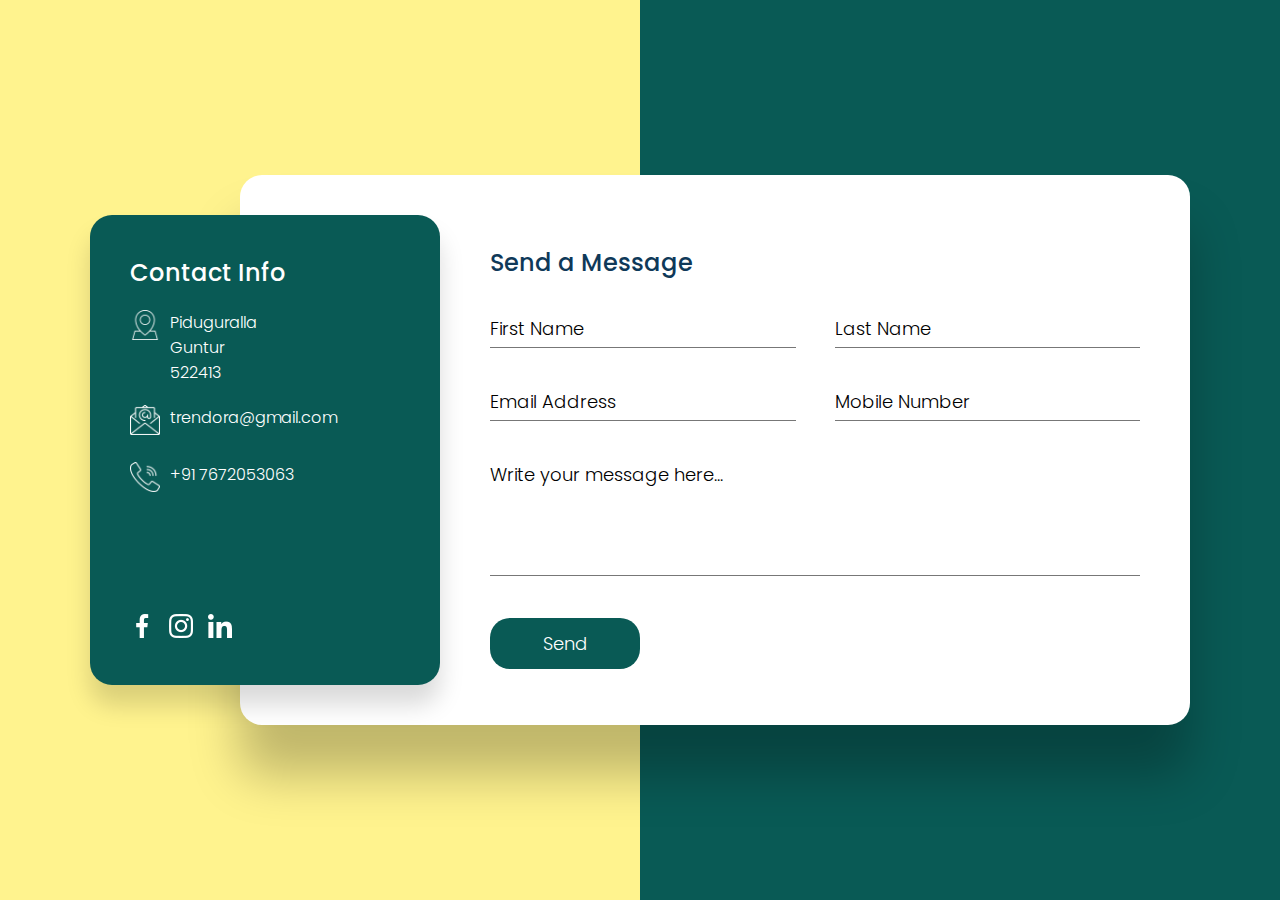
<file: contact.html>
<!doctype html>
<html lang="en">
<head>
    <meta charset="utf-8">
    <meta name="viewport" content="width=device-width, initial-scale=1.0">
    <title>Contact Us</title>
    <link rel="shortcut icon" type="image/jpg" href="./images/news2.png"/>
    <style>
        @import url('https://fonts.googleapis.com/css2?family=Poppins:wght@200&display=swap');
        @import url('https://fonts.googleapis.com/css2?family=Poppins:wght@300&display=swap');
        @import url('https://fonts.googleapis.com/css2?family=Poppins:wght@400&display=swap');
        @import url('https://fonts.googleapis.com/css2?family=Poppins:wght@500&display=swap');
        @import url('https://fonts.googleapis.com/css2?family=Poppins:wght@600&display=swap');
        @import url('https://fonts.googleapis.com/css2?family=Poppins:wght@700&display=swap');
        @import url('https://fonts.googleapis.com/css2?family=Poppins:wght@800&display=swap');
        @import url('https://fonts.googleapis.com/css2?family=Poppins:wght@900&display=swap');
    </style>
    <link rel="stylesheet" href="Style/contact.css">
</head>
<body>
    <section>
        <div class="container">
            <div class="contactInfo"> 
                <div>
                    <h2>Contact Info</h2>
                    <ul class="info">
                        <li>
                            <span><img src="./images/location.png" alt="Location"></span>
                            <span>Piduguralla<br>
                                Guntur<br>
                                522413
                            </span>
                        </li>
                        <li>
                            <span><img src="./images/mail.png" alt="Mail"></span>
                            <span><a href="mailto:trendora@gmail.com">trendora@gmail.com</a></span>
                        </li>
                        <li>
                            <span><img src="./images/call.png" alt="Call"></span>
                            <span><a href="tel:+917672053063">+91 7672053063</a></span>
                        </li>
                    </ul>
                </div>
                <ul class="sci">
                    <li><a href="https://www.facebook.com/trendora/"><img src="./images/1.png" alt="Facebook"></a></li>
                    <li><a href="https://www.instagram.com/trendora"><img src="./images/3.png" alt="Instagram"></a></li>
                    <li><a href="https://www.linkedin.com/in/trendora/"><img src="./images/5.png" alt="LinkedIn"></a></li>
                </ul>
            </div>
            
            <!-- Contact Form -->
            <div class="contactForm">
                <h2>Send a Message</h2>
                <form action="https://api.web3forms.com/submit" method="POST">
                    <!-- Replace with your Access Key -->
                    <input type="hidden" name="access_key" value="4ca8d91f-e98b-400a-9b6d-64a28ee6790f">

                    <!-- Form Inputs. Each input must have a name="" attribute -->
                    <div class="formBox">
                        <div class="inputBox w50">
                            <input type="text" name="first_name" required>
                            <span>First Name</span>
                        </div>
                        <div class="inputBox w50">
                            <input type="text" name="last_name" required>
                            <span>Last Name</span>
                        </div>
                        <div class="inputBox w50">
                            <input type="email" name="email" required>
                            <span>Email Address</span>
                        </div>
                        <div class="inputBox w50">
                            <input type="text" name="mobile_number" required>
                            <span>Mobile Number</span>
                        </div>
                        <div class="inputBox w100">
                            <textarea name="message" required></textarea>
                            <span>Write your message here...</span>
                        </div>
                        <div class="inputBox w100">
                            <input type="submit" value="Send">
                        </div>
                    </div>
                    <!-- Honeypot Spam Protection -->
                    <input type="checkbox" name="botcheck" class="hidden" style="display: none;">
                </form>
            </div>
        </div>
    </section>
</body>
</html>
</file>
<file: Style/contact.css>
/* @import url('http://fonts.googleapis.com/css2?family=Poppins:wght@200;300;400;500;600;700;800;900&display=swap'); */

*
{
    margin: 0;
    padding: 0;
    box-sizing: border-box;
    font-family: 'Poppins',sans-serif;
}

section
{
    display: flex;
    justify-content: center;
    align-items: center;
    min-height: 100vh;
    background-color: #095a55;

}
section::before
{
    content: '';
    position: absolute;
    top: 0;
    left: 0;
    width: 50%;
    height: 100%;
    background: #fff38e;
}

.container
{
    position: relative;
    min-width: 1100px;
    min-height: 550px;
    display: flex;
    z-index: 1000;
    /* border-radius: 22px; */
    /* background-color: #fff; */

}

.container .contactInfo
{
    position: absolute;
    top: 40px;
    width: 350px;
    height: calc(100% - 80px);
    background: #095a55;
    z-index: 1;
    padding: 40px;
    display: flex;
    justify-content: center;
    flex-direction: column;
    justify-content: space-between;
    box-shadow: 0 20px 25px rgba(0,0,0,0.15); 
    border-radius: 22px;
}

.container .contactInfo h2
{
    color: #fff;
    font-size:24px;
    font-weight: 500;
}

.container .contactInfo ul.info 
{
   position: relative;
   margin: 20px 0; 
}

.container .contactInfo ul.info li
{
   position: relative;
   list-style: none;
   display: flex;
   margin: 20px 0;
   cursor: pointer;
   align-items: flex-start;
}

.container .contactInfo ul.info li span:nth-child(1)
{
    width: 30px;
    min-width: 30px;
}

/* for gmail */
.container .contactInfo ul.info li span a
{
    color: #fff;
    text-decoration: none;
    width: 30px;
    min-width: 30px;
    
}

.container .contactInfo ul.info li span:nth-child(1) img
{
    max-width: 100%;
    filter: invert(1);
}

.container .contactInfo ul.info li span:nth-child(2)
{
    color: #fff;
    margin-left: 10px;
    font-weight: 300;
}

.container .contactInfo ul.sci
{
    position: relative;
    display: flex;
}

.container .contactInfo ul.sci li
{
   list-style: none;  
   margin-right: 15px;
}

.container .contactInfo ul.sci li a
{
   text-decoration: none;
}

.container .contactInfo ul.sci li a img
{
   filter: invert(1);
}

.container .contactForm
{
    position: absolute;
    padding: 70px 50px;
    padding-left: 250px;
    margin-left: 150px;
    width: calc(100% - 150px);
    height: 100%;
    background: #fff; 
    box-shadow: 0 50px 50px rgba(0,0,0,0.25);
    border-radius: 22px;
}

.container .contactForm h2
{
    color: #0f3959;
    font-size: 24px;
    font-weight: 500;
}

.container .contactForm .formBox
{
    position: relative;
    display: flex;
    justify-content: space-between;
    flex-wrap: wrap;
    padding-top: 30px;
}

.container .contactForm .formBox .inputBox
{
    position: relative;
    margin-bottom: 35px;
}

.container .contactForm .formBox .inputBox.w50
{
    width: 47%;
}

.container .contactForm .formBox .inputBox.w100
{
    width: 100%;
}

.container .contactForm .formBox .inputBox input,
.container .contactForm .formBox .inputBox textarea 
{
    width: 100%;
    resize: none;
    padding: 5px 0;
    font-size: 18px;
    font-weight: 300;
    color: #333;
    border: none;
    outline: none;
    border-bottom: 1px solid #777;
}

.container .contactForm .formBox .inputBox textarea 
{
    height: 120px;
}

.container .contactForm .formBox .inputBox span 
{
    position: absolute;
    left: 0;
    padding: 5px 0;
    pointer-events: none;
    font-size: 18px;
    font-weight: 300;
    transition: 0.3s;
}

.container .contactForm .formBox .inputBox input:focus ~ span,
.container .contactForm .formBox .inputBox input:valid ~ span,
.container .contactForm .formBox .inputBox textarea:focus ~ span, 
.container .contactForm .formBox .inputBox textarea:valid ~ span
{
    transform: translateY(-20px);
    font-size:  12px;
    font-weight: 400;
    letter-spacing: 1px;
    color: #095a55;
    font-weight: 500;
} 

/* Css for the submit button */
.container .contactForm .formBox .inputBox input[type="submit"]         
{
    position: relative;
    cursor: pointer;
    background: #095a55;
    border-radius: 20px;
    color: #fff;
    border: none;
    max-width: 150px;
    padding: 12px;

}

.container .contactForm .formBox .inputBox input[type="submit"]:hover{
    background: #0d9480;
}

/* make the form responsive */
@media (max-width: 1200px)
{
    .container
    {
        width: 90%;
        min-width: auto;
        margin: 20px;
        box-shadow: 0 20px 50px rgba(0,0,0,0.2);
    }

    .container .contactInfo
    {
        top: 0;
        height: 550px;
        position: relative;
        box-shadow: none;
        border-radius: 0px;
    }

    .container .contactForm
    {
        position: relative;
        width: calc(100% - 350px);
        padding-left: 0;
        margin-left: 0;
        padding: 40px;
        height: 550px;
        box-shadow: none;
        border-radius: 0px;
    }
}

@media (max-width: 991px)
{
    section
    {
        display: flex;
        justify-content: center;
        align-items: center;
        min-height: 100vh;
        background: #fff38e;
    }

    section::before
    {
        display: none;
    }

    .container
    {
        display: flex;
        flex-direction: column-reverse;
    }

    .container .contactForm
    {
        width: 100%;
        height: auto;
        border-radius: 0px;
    }

    .container .contactInfo
    {
        width: 100%;
        height: auto;
        flex-direction: row;
        border-radius: 0px;
    }
    .container .contactInfo ul.sci
    {
       position: relative;
       display: flex;
       justify-content: center;
       align-items: center;
    }
}

@media (max-width: 600px)
{
    .container .contactForm
    {
        padding: 25px;
    }

    .container .contactInfo{
        padding: 25px;
        flex-direction: column;
        align-items: flex-start;
    }

    .container .contactInfo ul.sci
    {
        margin-top: 40px;
    }

    .container .contactForm .formBox .inputBox.w50
    {
        width: 100%;
    }
}
</file>
